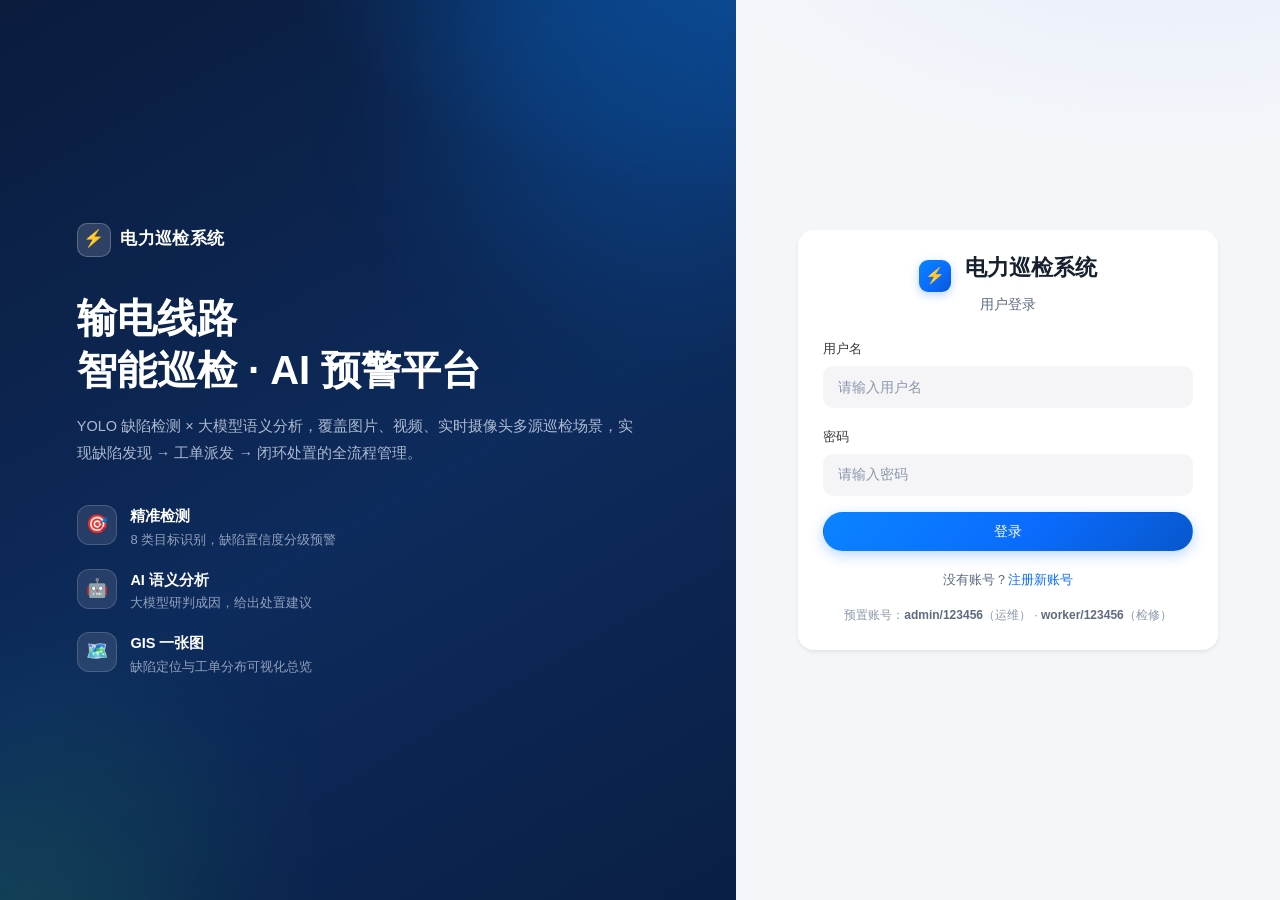
<file: templates/login.html>
<!DOCTYPE html>
<html lang="zh-CN">
<head>
    <meta charset="UTF-8">
    <meta name="viewport" content="width=device-width, initial-scale=1.0">
    <title>登录 - 电力巡检系统</title>
    <link href="https://cdn.jsdelivr.net/npm/bootstrap@5.3.3/dist/css/bootstrap.min.css" rel="stylesheet">
    <link rel="stylesheet" href="/static/css/style.css">
</head>
<body class="login-page">
<!-- 分栏布局：左侧品牌展示区 + 右侧登录表单区（仅视觉容器，功能元素 id/事件未改动） -->
<div class="auth-shell">
    <!-- 品牌展示区 -->
    <aside class="auth-hero">
        <div class="auth-hero-inner">
            <div class="auth-hero-brand"><span class="auth-hero-logo">⚡</span> 电力巡检系统</div>
            <h2 class="auth-hero-title">输电线路<br>智能巡检 · AI 预警平台</h2>
            <p class="auth-hero-desc">YOLO 缺陷检测 × 大模型语义分析，覆盖图片、视频、实时摄像头多源巡检场景，实现缺陷发现 → 工单派发 → 闭环处置的全流程管理。</p>
            <ul class="auth-hero-features">
                <li><span class="feature-dot">🎯</span><div><strong>精准检测</strong><small>8 类目标识别，缺陷置信度分级预警</small></div></li>
                <li><span class="feature-dot">🤖</span><div><strong>AI 语义分析</strong><small>大模型研判成因，给出处置建议</small></div></li>
                <li><span class="feature-dot">🗺️</span><div><strong>GIS 一张图</strong><small>缺陷定位与工单分布可视化总览</small></div></li>
            </ul>
        </div>
        <div class="auth-hero-glow g1"></div>
        <div class="auth-hero-glow g2"></div>
    </aside>

    <!-- 表单区 -->
    <main class="auth-panel">
        <div class="auth-panel-inner">
            <!-- 登录卡片 -->
            <div class="card shadow-sm" id="login-card">
                <div class="card-body p-4">
                    <h3 class="text-center mb-1 auth-card-title"><span class="auth-card-logo">⚡</span> 电力巡检系统</h3>
                    <h5 class="text-center text-muted mb-4 auth-card-sub">用户登录</h5>
                    <div id="login-error" class="alert alert-danger d-none"></div>
                    <div class="mb-3">
                        <label class="form-label">用户名</label>
                        <input type="text" id="login-username" class="form-control" placeholder="请输入用户名">
                    </div>
                    <div class="mb-3">
                        <label class="form-label">密码</label>
                        <input type="password" id="login-password" class="form-control" placeholder="请输入密码">
                    </div>
                    <button class="btn btn-primary w-100" onclick="doLogin()">登录</button>
                    <p class="text-center mt-3 mb-0">
                        <small>没有账号？<a href="#" onclick="showRegister()">注册新账号</a></small>
                    </p>
                    <p class="login-hint mt-3 mb-0">预置账号：<strong>admin/123456</strong>（运维） · <strong>worker/123456</strong>（检修）</p>
                </div>
            </div>

            <!-- 注册卡片 -->
            <div class="card shadow-sm d-none" id="register-card">
                <div class="card-body p-4">
                    <h3 class="text-center mb-1 auth-card-title"><span class="auth-card-logo">⚡</span> 电力巡检系统</h3>
                    <h5 class="text-center text-muted mb-4 auth-card-sub">注册新账号</h5>
                    <div id="reg-error" class="alert alert-danger d-none"></div>
                    <div class="mb-3">
                        <label class="form-label">用户名</label>
                        <input type="text" id="reg-username" class="form-control">
                    </div>
                    <div class="mb-3">
                        <label class="form-label">密码（至少4位，最长72字符）</label>
                        <input type="password" id="reg-password" class="form-control" minlength="4">
                    </div>
                    <div class="mb-3">
                        <label class="form-label">确认密码</label>
                        <input type="password" id="reg-password-confirm" class="form-control">
                        <div class="invalid-feedback" id="pwd-match-error">两次密码不一致</div>
                    </div>
                    <div class="mb-3">
                        <label class="form-label">姓名</label>
                        <input type="text" id="reg-fullname" class="form-control">
                    </div>
                    <div class="mb-3">
                        <label class="form-label">角色</label>
                        <select id="reg-role" class="form-select">
                            <option value="inspector">运维人员 (inspector)</option>
                            <option value="repairman">检修人员 (repairman)</option>
                        </select>
                    </div>
                    <button class="btn btn-success w-100" onclick="doRegister()">注册</button>
                    <p class="text-center mt-3 mb-0">
                        <small>已有账号？<a href="#" onclick="showLogin()">返回登录</a></small>
                    </p>
                </div>
            </div>
        </div>
    </main>
</div>
<script src="/static/js/common.js"></script>
<script src="/static/js/auth.js"></script>
</body>
</html>
</file>
<file: static/css/style.css>
/* ============================================================
   电力输电线路智能检测分析预警系统 - Apple 风格视觉层
   仅负责外观，不包含任何业务逻辑
   ============================================================ */

:root {
    --bg: #f4f6fa;
    --surface: #ffffff;
    --surface-2: #f8fafd;
    --text: #16202e;
    --text-2: #5d6b81;
    --text-3: #8a97ab;
    --border: #e6ebf2;
    --border-strong: #d3dbe6;
    --accent: #0a6cff;
    --accent-dark: #0857cc;
    --accent-deep: #063f96;
    --accent-tint: #eaf2ff;
    --brand-gradient: linear-gradient(135deg, #0a84ff 0%, #0a6cff 55%, #0857cc 100%);
    --green: #30b95d;
    --green-dark: #1d8a3a;
    --green-tint: #e4f9ea;
    --orange: #ff9500;
    --orange-dark: #b25000;
    --orange-tint: #fff1d6;
    --red: #ff3b30;
    --red-dark: #c22b23;
    --red-tint: #ffe5e3;
    --radius: 10px;
    --radius-lg: 16px;
    --radius-pill: 999px;
    --shadow-sm: 0 1px 2px rgba(22, 32, 46, 0.04), 0 2px 6px rgba(22, 32, 46, 0.05);
    --shadow-md: 0 12px 34px rgba(22, 32, 46, 0.09), 0 2px 8px rgba(22, 32, 46, 0.04);
    --shadow-lg: 0 24px 64px rgba(22, 32, 46, 0.14), 0 6px 18px rgba(22, 32, 46, 0.06);
    --font: -apple-system, BlinkMacSystemFont, "SF Pro Text", "PingFang SC", "Microsoft YaHei", "Segoe UI", sans-serif;
}

* {
    margin: 0;
    padding: 0;
    box-sizing: border-box;
}

html {
    -webkit-font-smoothing: antialiased;
    text-rendering: optimizeLegibility;
}

body {
    font-family: var(--font);
    background:
        radial-gradient(1200px 500px at 85% -10%, rgba(10, 108, 255, 0.05), transparent 60%),
        radial-gradient(900px 420px at -10% 30%, rgba(10, 132, 255, 0.04), transparent 55%),
        var(--bg);
    background-attachment: fixed;
    color: var(--text);
    line-height: 1.55;
    min-height: 100vh;
    letter-spacing: 0;
    font-size: 15px;
}

/* ---- 自定义滚动条（视觉层） ---- */
::-webkit-scrollbar {
    width: 10px;
    height: 10px;
}

::-webkit-scrollbar-track {
    background: transparent;
}

::-webkit-scrollbar-thumb {
    background: #c3ccda;
    border-radius: var(--radius-pill);
    border: 2px solid transparent;
    background-clip: content-box;
}

::-webkit-scrollbar-thumb:hover {
    background: #9fabc0;
    background-clip: content-box;
}

h1, h2, h3, h4, h5, h6 {
    color: var(--text);
    font-weight: 650;
    letter-spacing: 0;
}

a {
    color: var(--accent);
    text-decoration: none;
}

a:hover {
    color: var(--accent-dark);
    text-decoration: none;
}

/* ---- 页面骨架 ---- */
.container-fluid {
    padding-left: 1.5rem;
    padding-right: 1.5rem;
}

@media (min-width: 1440px) {
    body:not(.map-page) .container-fluid {
        max-width: 1440px;
        margin-left: auto;
        margin-right: auto;
    }
}

.page-header {
    display: flex;
    align-items: flex-end;
    justify-content: space-between;
    gap: 1rem;
    flex-wrap: wrap;
    margin-bottom: 1.25rem;
}

.page-title {
    font-size: 24px;
    font-weight: 700;
    margin: 0;
    line-height: 1.25;
}

.page-subtitle {
    display: block;
    font-size: 13px;
    color: var(--text-3);
    margin-top: 0.25rem;
}

/* 上传区右侧选项面板（视觉分组容器） */
.upload-options-panel {
    display: flex;
    flex-direction: column;
    gap: 0.65rem;
    background: var(--surface-2);
    border: 1px solid var(--border);
    border-radius: var(--radius-lg);
    padding: 0.85rem 1rem;
}

/* ---- 顶部导航 ---- */
.navbar {
    min-height: 58px;
    padding: 0.45rem 1.25rem;
    background: rgba(255, 255, 255, 0.74) !important;
    -webkit-backdrop-filter: saturate(180%) blur(20px);
    backdrop-filter: saturate(180%) blur(20px);
    border-bottom: 1px solid rgba(0, 0, 0, 0.08);
    box-shadow: 0 1px 0 rgba(255, 255, 255, 0.6) inset;
}

.navbar-dark.bg-dark {
    background: rgba(255, 255, 255, 0.74) !important;
    color: var(--text);
}

.navbar-brand {
    display: inline-flex;
    align-items: center;
    gap: 0.55rem;
    color: var(--text);
    font-size: 16px;
    font-weight: 650;
    letter-spacing: 0;
}

.navbar-brand:hover {
    color: var(--text);
}

.brand-mark {
    display: inline-flex;
    align-items: center;
    justify-content: center;
    width: 30px;
    height: 30px;
    border-radius: 9px;
    background: var(--brand-gradient);
    color: #fff;
    font-size: 15px;
    line-height: 1;
    box-shadow: 0 3px 10px rgba(10, 108, 255, 0.35);
}

.brand-version {
    color: var(--text-3);
    font-size: 12px;
    font-weight: 500;
    margin-left: 0.15rem;
}

.navbar-nav {
    gap: 0.2rem;
}

.navbar-nav .nav-link {
    color: #3a3a3c;
    font-size: 14px;
    font-weight: 500;
    border-radius: var(--radius);
    padding: 0.48rem 0.85rem;
    transition: background 0.18s ease, color 0.18s ease;
}

.navbar-nav .nav-link:hover {
    background: #f2f2f7;
    color: var(--text);
}

.navbar-nav .nav-link.active {
    background: var(--accent-tint);
    color: var(--accent);
    font-weight: 600;
}

/* GPU 状态徽章（玻璃胶囊） */
#gpu-badge {
    background: var(--green-tint) !important;
    color: var(--green-dark) !important;
    font-weight: 600;
    border: 1px solid rgba(48, 185, 93, 0.25);
}

.navbar-text {
    color: #3a3a3c;
    font-size: 13px;
    display: inline-flex;
    align-items: center;
    gap: 0.45rem;
}

.navbar .btn {
    margin-left: 0.35rem;
}

.navbar-toggler {
    border: 1px solid var(--border-strong);
    border-radius: var(--radius);
    box-shadow: none;
}

.navbar-toggler:focus {
    box-shadow: 0 0 0 3px rgba(0, 113, 227, 0.15);
}

.navbar-toggler-icon {
    filter: invert(0.65);
}

/* ---- 按钮 ---- */
.btn {
    display: inline-flex;
    align-items: center;
    justify-content: center;
    gap: 0.4rem;
    padding: 0.55rem 1.25rem;
    border-radius: var(--radius-pill);
    font-size: 14px;
    font-weight: 550;
    line-height: 1.4;
    border: 1px solid transparent;
    box-shadow: none;
    transition: background 0.18s ease, border-color 0.18s ease, color 0.18s ease, box-shadow 0.18s ease, transform 0.12s ease;
}

.btn:hover {
    transform: translateY(-1px);
}

.btn:active {
    transform: translateY(0);
}

.btn:focus-visible {
    box-shadow: 0 0 0 4px rgba(0, 113, 227, 0.18);
    outline: none;
}

.btn-primary {
    background: var(--accent);
    border-color: var(--accent);
    color: #fff;
}

.btn-primary:hover,
.btn-primary:focus {
    background: #0077ed;
    border-color: #0077ed;
    color: #fff;
}

.btn-primary:disabled,
.btn-primary.disabled {
    background: #b6d6f7;
    border-color: #b6d6f7;
    color: rgba(255, 255, 255, 0.9);
}

.btn-success {
    background: var(--green);
    border-color: var(--green);
    color: #fff;
}

.btn-success:hover,
.btn-success:focus {
    background: #2eb94f;
    border-color: #2eb94f;
    color: #fff;
}

.btn-danger {
    background: var(--red);
    border-color: var(--red);
    color: #fff;
}

.btn-danger:hover,
.btn-danger:focus {
    background: #f0271c;
    border-color: #f0271c;
    color: #fff;
}

.btn-warning {
    background: var(--orange);
    border-color: var(--orange);
    color: #fff;
}

.btn-warning:hover,
.btn-warning:focus {
    background: #ef9500;
    border-color: #ef9500;
    color: #fff;
}

.btn-secondary {
    background: #f2f2f7;
    border-color: #e8e8ed;
    color: var(--text);
}

.btn-secondary:hover,
.btn-secondary:focus {
    background: #e9e9ee;
    border-color: #d9d9de;
    color: var(--text);
}

.btn-outline-primary {
    color: var(--accent);
    border-color: #cfe2f8;
    background: transparent;
}

.btn-outline-primary:hover,
.btn-outline-primary:focus {
    background: var(--accent-tint);
    border-color: var(--accent);
    color: var(--accent);
}

.btn-outline-secondary {
    color: #515154;
    border-color: var(--border-strong);
    background: transparent;
}

.btn-outline-secondary:hover,
.btn-outline-secondary:focus {
    background: #f2f2f7;
    border-color: #b8b8bd;
    color: var(--text);
}

.btn-outline-success {
    color: var(--green-dark);
    border-color: #b8e6c5;
    background: transparent;
}

.btn-outline-success:hover,
.btn-outline-success:focus {
    background: var(--green-tint);
    border-color: var(--green);
    color: var(--green-dark);
}

.btn-outline-danger {
    color: var(--red-dark);
    border-color: #ffc1bd;
    background: transparent;
}

.btn-outline-danger:hover,
.btn-outline-danger:focus {
    background: var(--red-tint);
    border-color: var(--red);
    color: var(--red-dark);
}

.btn-outline-info {
    color: #0071a4;
    border-color: #b9def2;
    background: transparent;
}

.btn-outline-info:hover,
.btn-outline-info:focus {
    background: #e5f4ff;
    border-color: #4bb3e8;
    color: #0071a4;
}

.btn-outline-warning {
    color: var(--orange-dark);
    border-color: #ffd28a;
    background: transparent;
}

.btn-outline-warning:hover,
.btn-outline-warning:focus {
    background: var(--orange-tint);
    border-color: var(--orange);
    color: var(--orange-dark);
}

.btn-outline-light {
    color: #3a3a3c;
    border-color: var(--border-strong);
    background: transparent;
}

.btn-outline-light:hover,
.btn-outline-light:focus {
    background: #f2f2f7;
    border-color: #b8b8bd;
    color: var(--text);
}

.btn-sm {
    padding: 0.35rem 0.8rem;
    font-size: 13px;
    border-radius: var(--radius-pill);
}

.btn-lg {
    padding: 0.75rem 1.6rem;
    font-size: 15px;
}

.btn:disabled {
    opacity: 0.65;
    transform: none;
}

/* ---- 卡片 ---- */
.card {
    background: var(--surface);
    border: 1px solid var(--border);
    border-radius: var(--radius-lg);
    box-shadow: var(--shadow-sm);
    margin-bottom: 1.25rem;
}

.card-body {
    padding: 1.35rem 1.4rem;
}

.card-header {
    display: flex;
    align-items: center;
    justify-content: space-between;
    gap: 0.75rem;
    background: transparent;
    border-bottom: 1px solid var(--border);
    padding: 1rem 1.4rem;
}

/* 卡片标题左侧品牌竖条，强化信息层级 */
.card-header h5::before,
.card-body > h5:first-child::before,
.card > h5:first-child::before {
    content: '';
    display: inline-block;
    width: 4px;
    height: 15px;
    border-radius: var(--radius-pill);
    background: var(--brand-gradient);
    margin-right: 0.6rem;
    vertical-align: -2px;
}

.card-header h5,
.card-header h6 {
    margin: 0;
}

.card .card-body h5,
.card .card-body > h5 {
    font-size: 16px;
    font-weight: 650;
    margin-bottom: 0.85rem;
}

.card .card-body h6 {
    font-size: 14px;
    font-weight: 600;
    margin-bottom: 0.5rem;
}

.card-body .text-muted,
.card-body small {
    color: var(--text-2) !important;
}

/* ---- 表单 ---- */
.form-label {
    font-size: 13px;
    font-weight: 550;
    color: #3a3a3c;
    margin-bottom: 0.4rem;
}

.form-control,
.form-select {
    background: #f5f5f7;
    border: 1px solid transparent;
    border-radius: 10px;
    padding: 0.6rem 0.9rem;
    font-size: 14px;
    color: var(--text);
    box-shadow: none;
    transition: background 0.18s ease, border-color 0.18s ease, box-shadow 0.18s ease;
}

.form-control::placeholder {
    color: var(--text-3);
}

.form-control:hover,
.form-select:hover {
    background: #efeff3;
}

.form-control:focus,
.form-select:focus {
    background: #fff;
    border-color: var(--accent);
    box-shadow: 0 0 0 4px rgba(0, 113, 227, 0.12);
    color: var(--text);
}

.form-select {
    padding-right: 2.2rem;
}

.form-check {
    display: flex;
    align-items: center;
    gap: 0.5rem;
    min-height: auto;
    padding-left: 0;
    margin-bottom: 0;
}

.form-check-input {
    width: 1.1rem;
    height: 1.1rem;
    margin: 0;
    border: 1px solid #c7c7cc;
    border-radius: 5px;
    background-color: #fff;
    transition: background 0.15s ease, border-color 0.15s ease, box-shadow 0.15s ease;
}

.form-check-input:focus {
    border-color: var(--accent);
    box-shadow: 0 0 0 3px rgba(0, 113, 227, 0.15);
}

.form-check-input:checked {
    background-color: var(--accent);
    border-color: var(--accent);
}

.form-check-label {
    font-size: 14px;
    color: #3a3a3c;
    cursor: pointer;
}

.form-switch {
    padding-left: 2.8rem;
}

.form-switch .form-check-input {
    width: 2.2rem;
    height: 1.25rem;
    border-radius: var(--radius-pill);
    background-image: url("data:image/svg+xml,%3csvg xmlns='http://www.w3.org/2000/svg' viewBox='-4 -4 8 8'%3e%3ccircle r='3' fill='%23fff'/%3e%3c/svg%3e");
    background-position: left center;
}

.form-switch .form-check-input:checked {
    background-position: right center;
    background-color: var(--green);
    border-color: var(--green);
}

.invalid-feedback {
    font-size: 12px;
}

/* ---- 徽章 ---- */
.badge {
    display: inline-flex;
    align-items: center;
    gap: 0.3rem;
    padding: 0.32em 0.7em;
    border-radius: var(--radius-pill);
    font-size: 0.75rem;
    font-weight: 600;
    line-height: 1.4;
    letter-spacing: 0;
}

.badge.bg-secondary {
    background: #e8e8ed !important;
    color: #636366 !important;
}

.badge.bg-warning {
    background: var(--orange-tint) !important;
    color: var(--orange-dark) !important;
}

.badge.bg-primary {
    background: var(--accent-tint) !important;
    color: var(--accent) !important;
}

.badge.bg-success {
    background: var(--green-tint) !important;
    color: var(--green-dark) !important;
}

.badge.bg-danger {
    background: var(--red-tint) !important;
    color: var(--red-dark) !important;
}

.badge.bg-info {
    background: #e5f4ff !important;
    color: #0071a4 !important;
}

.badge.bg-light {
    background: #f2f2f7 !important;
    color: #3a3a3c !important;
}

/* ---- 提示条 ---- */
.alert {
    background: var(--surface);
    border: 1px solid var(--border);
    border-radius: var(--radius);
    color: var(--text);
    box-shadow: var(--shadow-sm);
    font-size: 14px;
}

.alert-danger {
    background: #fff7f7;
    border-color: #ffd5d3;
    color: #a3261e;
}

.alert-warning {
    background: #fffaf0;
    border-color: #ffe2aa;
    color: #8a5200;
}

.alert-info {
    background: #f3f9ff;
    border-color: #cfe5ff;
    color: #0060a8;
}

.alert-light {
    background: var(--surface-2);
    border-color: var(--border);
    color: var(--text);
}

/* ---- 表格 ---- */
.table {
    --bs-table-bg: transparent;
    color: var(--text);
    font-size: 14px;
    margin-bottom: 0;
}

.table > :not(caption) > * > * {
    background: transparent;
    border-bottom-width: 1px;
    border-bottom-color: var(--border);
    box-shadow: none;
}

.table thead th {
    color: var(--text-2);
    font-size: 12px;
    font-weight: 600;
    background: var(--surface-2);
    border-bottom: 1px solid var(--border-strong);
    padding: 0.8rem 0.85rem;
    white-space: nowrap;
    letter-spacing: 0.02em;
    text-transform: none;
}

.table thead th:first-child {
    border-top-left-radius: var(--radius);
}

.table thead th:last-child {
    border-top-right-radius: var(--radius);
}

.table td {
    padding: 0.75rem 0.85rem;
    vertical-align: middle;
}

.table-hover > tbody > tr:hover > * {
    background: #f4f8ff;
    color: var(--text);
}

.table-sm > :not(caption) > * > * {
    padding: 0.55rem 0.7rem;
}

.table .btn-sm {
    margin-right: 0.25rem;
}

/* ---- 分段控件 ---- */
#main-tabs.nav-tabs,
#period-btns {
    display: inline-flex;
    align-items: center;
    gap: 4px;
    padding: 4px;
    margin: 0;
    background: rgba(0, 0, 0, 0.045);
    border: 0;
    border-radius: 12px;
}

#main-tabs .nav-link {
    border: 0;
    border-radius: var(--radius);
    margin: 0;
    padding: 0.5rem 1.1rem;
    font-size: 14px;
    font-weight: 500;
    color: #3a3a3c;
    background: transparent;
    transition: background 0.18s ease, color 0.18s ease, box-shadow 0.18s ease;
}

#main-tabs .nav-link:hover {
    color: var(--text);
    background: rgba(255, 255, 255, 0.5);
}

#main-tabs .nav-link.active {
    background: #fff;
    color: var(--text);
    font-weight: 600;
    box-shadow: var(--shadow-sm);
}

#period-btns .btn {
    border: 0;
    border-radius: var(--radius);
    background: transparent;
    color: #3a3a3c;
    font-weight: 500;
    padding: 0.45rem 1rem;
    box-shadow: none;
}

#period-btns .btn:hover {
    background: rgba(255, 255, 255, 0.5);
    color: var(--text);
    transform: none;
}

#period-btns .btn.active {
    background: #fff;
    color: var(--accent);
    font-weight: 600;
    box-shadow: var(--shadow-sm);
}

.tab-panel {
    display: none;
}

.tab-panel.active {
    display: block;
}

/* ---- 仪表盘 ---- */
#stat-cards .card {
    border-top: 3px solid var(--border);
    padding: 1.2rem 1.25rem 1rem;
    text-align: center;
    height: 100%;
}

#stat-cards .col-md-3:nth-child(1) .card {
    border-top-color: #a1a1a6;
}

#stat-cards .col-md-3:nth-child(2) .card {
    border-top-color: var(--orange);
}

#stat-cards .col-md-3:nth-child(3) .card {
    border-top-color: var(--accent);
}

#stat-cards .col-md-3:nth-child(4) .card {
    border-top-color: var(--green);
}

#stat-cards h6 {
    font-size: 12px;
    font-weight: 600;
    color: var(--text-2);
    margin-bottom: 0.35rem;
}

#stat-cards h2 {
    font-size: 34px;
    font-weight: 700;
    font-variant-numeric: tabular-nums;
    color: var(--text) !important;
    line-height: 1.15;
    margin: 0;
}

#chart-trend,
#chart-pie {
    border-radius: var(--radius);
    /* 空数据时的淡网格底纹，让空白图表区域不显突兀 */
    background:
        linear-gradient(rgba(22, 32, 46, 0.028) 1px, transparent 1px),
        linear-gradient(90deg, rgba(22, 32, 46, 0.028) 1px, transparent 1px);
    background-size: 28px 28px;
}

/* ---- 上传区 ---- */
.upload-row {
    display: flex;
    gap: 1rem;
    align-items: flex-start;
}

.upload-area {
    flex: 1;
    min-height: 170px;
    display: flex;
    align-items: center;
    justify-content: center;
    border: 1.5px dashed #b9c6dd;
    border-radius: var(--radius-lg);
    padding: 1.5rem;
    background:
        radial-gradient(500px 160px at 50% 0%, rgba(10, 108, 255, 0.04), transparent 70%),
        var(--surface-2);
    text-align: center;
    cursor: pointer;
    transition: border-color 0.2s ease, background 0.2s ease, box-shadow 0.2s ease, transform 0.2s ease;
}

.upload-area:hover,
.upload-area.dragover {
    border-color: var(--accent);
    background: var(--accent-tint);
    box-shadow: 0 0 0 4px rgba(10, 108, 255, 0.08), var(--shadow-sm);
    transform: translateY(-1px);
}

.upload-icon {
    display: inline-flex;
    align-items: center;
    justify-content: center;
    width: 58px;
    height: 58px;
    border-radius: 18px;
    background: #fff;
    box-shadow: var(--shadow-sm), 0 0 0 1px var(--border);
    font-size: 28px;
    line-height: 1;
    margin-bottom: 0.8rem;
}

.upload-area:hover .upload-icon,
.upload-area.dragover .upload-icon {
    transform: translateY(-3px) scale(1.04);
    box-shadow: var(--shadow-md), 0 0 0 1px rgba(10, 108, 255, 0.25);
    transition: transform 0.2s ease, box-shadow 0.2s ease;
}

.upload-placeholder p {
    margin: 0.15rem 0;
    color: var(--text-2);
    font-size: 14px;
}

.hint {
    font-size: 11px;
    color: var(--text-3);
}

.upload-actions {
    display: flex;
    flex-direction: column;
    gap: 0.8rem;
    justify-content: center;
    min-width: 160px;
}

/* ---- 进度条 ---- */
.progress {
    height: 6px;
    background: #efeff3;
    border-radius: var(--radius-pill);
    overflow: hidden;
    margin-top: 0.85rem;
}

.progress-bar {
    background: var(--accent);
    border-radius: var(--radius-pill);
}

.progress-bar-striped {
    background-image: linear-gradient(45deg, rgba(255, 255, 255, 0.15) 25%, transparent 25%, transparent 50%, rgba(255, 255, 255, 0.15) 50%, rgba(255, 255, 255, 0.15) 75%, transparent 75%, transparent);
}

/* ---- 批量结果网格 ---- */
.batch-grid {
    display: grid;
    grid-template-columns: repeat(auto-fill, minmax(300px, 1fr));
    gap: 1rem;
    margin-top: 1rem;
}

.batch-card {
    background: var(--surface);
    border: 1px solid var(--border);
    border-radius: var(--radius);
    box-shadow: var(--shadow-sm);
    overflow: hidden;
    cursor: pointer;
    transition: box-shadow 0.2s ease, transform 0.2s ease, border-color 0.2s ease;
}

.batch-card:hover {
    box-shadow: var(--shadow-md);
    transform: translateY(-2px);
    border-color: #d8d8dd;
}

.batch-card-img {
    width: 100%;
    height: 190px;
    aspect-ratio: 16 / 10;
    object-fit: contain;
    background: #0d0d12;
    display: block;
}

.batch-card-info {
    padding: 0.9rem 1rem 1rem;
}

.batch-card-info h6 {
    font-size: 14px;
    font-weight: 600;
    margin-bottom: 0.3rem;
    white-space: nowrap;
    overflow: hidden;
    text-overflow: ellipsis;
}

.batch-card-info small {
    color: var(--text-2);
    font-size: 12px;
}

/* ---- 严重度标签 ---- */
.severity-tag {
    display: inline-flex;
    align-items: center;
    padding: 0.22rem 0.7rem;
    border-radius: var(--radius-pill);
    font-size: 12px;
    font-weight: 600;
    line-height: 1.5;
}

.severity-紧急 {
    background: var(--red-tint);
    color: var(--red-dark);
}

.severity-严重 {
    background: var(--orange-tint);
    color: var(--orange-dark);
}

.severity-一般 {
    background: var(--green-tint);
    color: var(--green-dark);
}

.severity-未知 {
    background: #f2f2f7;
    color: var(--text-3);
}

/* ---- 详情与结果区块 ---- */
.detail-header {
    display: flex;
    justify-content: space-between;
    align-items: center;
    gap: 1rem;
    margin-bottom: 1rem;
}

.detail-layout {
    display: grid;
    grid-template-columns: 1fr 1fr;
    gap: 1.25rem;
}

.detail-layout img {
    width: 100%;
    max-height: 450px;
    object-fit: contain;
    background: #0d0d12;
    border-radius: var(--radius);
}

.result-block {
    border: 1px solid var(--border);
    border-radius: var(--radius);
    padding: 0.85rem 1rem;
    margin-top: 0.8rem;
    background: var(--surface-2);
}

.result-block h6 {
    margin-bottom: 0.45rem;
    font-weight: 650;
    font-size: 13px;
}

.result-block p {
    margin-bottom: 0.35rem;
    font-size: 13px;
}

.ai-report {
    border-left: 3px solid var(--accent);
}

.fallback-report {
    border-left: 3px solid var(--orange);
}

/* ---- 记录详情弹窗 ---- */
.detail-modal-layout {
    display: flex;
    flex-direction: column;
    gap: 1rem;
}

.detail-summary {
    background: var(--surface-2);
    border: 1px solid var(--border);
    border-radius: var(--radius);
    padding: 1rem 1.1rem 0.9rem;
}

.detail-summary-head {
    display: flex;
    align-items: center;
    gap: 0.55rem;
    flex-wrap: wrap;
    margin-bottom: 0.8rem;
}

.detail-record-id {
    font-size: 17px;
    font-weight: 700;
    color: var(--text);
    line-height: 1.3;
}

.detail-source-type {
    display: inline-flex;
    align-items: center;
    padding: 0.18rem 0.6rem;
    border-radius: var(--radius-pill);
    background: #ececf1;
    color: #515154;
    font-size: 12px;
    font-weight: 600;
}

.detail-facts {
    display: grid;
    grid-template-columns: repeat(3, minmax(0, 1fr));
    gap: 0.7rem 1rem;
}

.detail-fact {
    min-width: 0;
}

.detail-fact-label {
    display: block;
    font-size: 11px;
    font-weight: 600;
    color: var(--text-3);
    margin-bottom: 0.15rem;
}

.detail-fact-value {
    display: block;
    font-size: 13px;
    font-weight: 550;
    color: var(--text);
    white-space: nowrap;
    overflow: hidden;
    text-overflow: ellipsis;
}

.gps-source {
    display: inline-flex;
    align-items: center;
    padding: 0.1rem 0.45rem;
    border-radius: var(--radius-pill);
    background: var(--accent-tint);
    color: var(--accent);
    font-size: 10px;
    font-weight: 600;
    margin-left: 0.3rem;
}

.detail-image-shell {
    background: #0d0d12;
    border: 1px solid #2a2a32;
    border-radius: var(--radius);
    overflow: hidden;
    min-height: 240px;
    display: flex;
    align-items: center;
    justify-content: center;
}

.detail-image {
    width: 100%;
    max-height: 480px;
    object-fit: contain;
    display: block;
}

.detail-image-empty {
    color: #8a8a93;
    font-size: 13px;
    padding: 3rem 1rem;
    text-align: center;
}

.detail-section {
    background: var(--surface-2);
}

.detail-section h6 {
    display: flex;
    align-items: center;
    justify-content: space-between;
    gap: 0.6rem;
}

.detail-count {
    display: inline-flex;
    align-items: center;
    padding: 0.12rem 0.5rem;
    border-radius: var(--radius-pill);
    background: #ececf1;
    color: #636366;
    font-size: 11px;
    font-weight: 600;
}

.detail-detection-list {
    list-style: none;
    margin: 0;
    padding: 0;
}

.detail-detection-list li {
    display: flex;
    align-items: baseline;
    gap: 0.5rem;
    flex-wrap: wrap;
    padding: 0.42rem 0;
    border-bottom: 1px solid var(--border);
}

.detail-detection-list li:last-child {
    border-bottom: 0;
}

.detect-name {
    font-weight: 600;
    font-size: 13px;
    color: var(--text);
}

.detect-conf {
    font-size: 12px;
    font-weight: 600;
    color: var(--accent);
}

.detect-box {
    font-family: var(--font);
    font-size: 11px;
    color: var(--text-3);
    white-space: nowrap;
}

.detail-kv {
    display: grid;
    gap: 0.55rem;
    margin: 0.55rem 0 0;
}

.detail-kv > div {
    display: grid;
    grid-template-columns: 64px minmax(0, 1fr);
    gap: 0.75rem;
}

.detail-kv dt {
    color: var(--text-3);
    font-size: 12px;
    font-weight: 600;
    padding-top: 0.1rem;
}

.detail-kv dd {
    margin: 0;
    font-size: 13px;
    color: var(--text);
    line-height: 1.6;
    min-width: 0;
    overflow-wrap: anywhere;
}

.detail-status {
    display: inline-flex;
    align-items: center;
    padding: 0.16rem 0.55rem;
    border-radius: var(--radius-pill);
    font-size: 11px;
    font-weight: 600;
}

.detail-status.is-abnormal {
    background: var(--red-tint);
    color: var(--red-dark);
}

.detail-status.is-normal {
    background: var(--green-tint);
    color: var(--green-dark);
}

#detail-modal .modal-content {
    overflow: hidden;
}

#detail-modal .modal-header {
    background: var(--surface-2);
}

/* ---- 弹窗内容分区 ---- */
.modal-section {
    background: var(--surface-2);
    border: 1px solid var(--border);
    border-radius: var(--radius);
    padding: 1rem 1.1rem;
    margin-bottom: 1rem;
}

.modal-section-title {
    display: flex;
    align-items: center;
    gap: 0.5rem;
    font-size: 13px;
    font-weight: 650;
    color: var(--text);
    margin-bottom: 0.8rem;
}

.modal-section-title .section-step {
    display: inline-flex;
    align-items: center;
    justify-content: center;
    width: 22px;
    height: 22px;
    border-radius: 50%;
    background: var(--accent-tint);
    color: var(--accent);
    font-size: 11px;
    font-weight: 700;
}

/* ---- 派发工单弹窗 ---- */
.dispatch-preview {
    display: grid;
    grid-template-columns: 1fr 1fr;
    gap: 1rem;
    align-items: flex-start;
    margin-bottom: 1rem;
}

.dispatch-details-grid {
    display: grid;
    grid-template-columns: 1.05fr 1fr;
    gap: 1.1rem;
}

.dispatch-details-grid > div {
    min-width: 0;
}

.dispatch-image-shell {
    background: #0d0d12;
    border: 1px solid #2a2a32;
    border-radius: var(--radius);
    overflow: hidden;
    min-height: 180px;
    display: flex;
    align-items: center;
    justify-content: center;
}

#dispatch-img {
    display: block;
    width: 100%;
    max-height: 280px;
    object-fit: contain;
}

.dispatch-summary-body .detail-kv {
    margin-top: 0.4rem;
    max-height: 300px;
    overflow-y: auto;
    padding-right: 0.35rem;
}

.dispatch-summary-body .detail-kv > div:first-child dd {
    max-height: 118px;
    overflow-y: auto;
    padding-right: 0.35rem;
}

.dispatch-map {
    width: 100%;
    height: 220px;
    border-radius: 10px;
    border: 1px solid var(--border);
    z-index: 1;
}

/* ---- GPS 地图点选弹窗 ---- */
.gps-modal-body {
    display: flex;
    flex-direction: column;
    gap: 0.9rem;
}

.gps-hint {
    display: flex;
    align-items: center;
    gap: 0.45rem;
    padding: 0.6rem 0.8rem;
    background: var(--accent-tint);
    color: var(--accent);
    border-radius: var(--radius);
    font-size: 13px;
    font-weight: 550;
}

.gps-mini-map {
    width: 100%;
    height: 320px;
    border-radius: 10px;
    border: 1px solid var(--border);
    overflow: hidden;
}

.gps-inputs {
    display: grid;
    grid-template-columns: 1fr 1fr;
    gap: 0.9rem;
}

.gps-source-hint {
    color: var(--text-2);
    font-size: 12px;
}

/* ---- 删除确认弹窗 ---- */
.delete-confirm-body {
    display: flex;
    flex-direction: column;
    align-items: center;
    text-align: center;
    gap: 1rem;
    padding-top: 1.25rem;
}

.delete-warning-icon {
    width: 56px;
    height: 56px;
    border-radius: 50%;
    background: var(--red-tint);
    color: var(--red-dark);
    display: flex;
    align-items: center;
    justify-content: center;
    font-size: 24px;
}

.delete-confirm-title {
    font-size: 16px;
    font-weight: 650;
    color: var(--text);
    margin: 0;
}

.delete-record-card {
    width: 100%;
    background: var(--surface-2);
    border: 1px solid var(--border);
    border-radius: var(--radius);
    padding: 0.75rem 1rem;
    text-align: left;
}

.delete-record-row {
    display: flex;
    justify-content: space-between;
    gap: 1rem;
    padding: 0.35rem 0;
    font-size: 13px;
}

.delete-record-row span {
    color: var(--text-2);
    flex-shrink: 0;
}

.delete-record-row strong {
    font-weight: 600;
    text-align: right;
    overflow-wrap: anywhere;
}

.delete-danger-note {
    display: flex;
    align-items: flex-start;
    gap: 0.45rem;
    color: var(--red-dark);
    font-size: 13px;
    font-weight: 550;
    text-align: left;
    background: var(--red-tint);
    padding: 0.7rem 0.8rem;
    border-radius: var(--radius);
    width: 100%;
}

/* ---- 工单详情弹窗 ---- */
.order-detail-hero {
    background: var(--surface-2);
    border: 1px solid var(--border);
    border-radius: var(--radius);
    padding: 1rem 1.1rem;
    margin-bottom: 1rem;
}

.order-detail-head {
    display: flex;
    align-items: flex-start;
    justify-content: space-between;
    gap: 0.75rem;
    margin-bottom: 0.8rem;
}

.order-detail-head h5 {
    font-size: 17px;
    font-weight: 700;
    margin: 0;
    line-height: 1.35;
    min-width: 0;
}

.order-detail-facts {
    display: grid;
    grid-template-columns: repeat(2, minmax(0, 1fr));
    gap: 0.55rem 1.2rem;
}

.order-detail-fact {
    display: flex;
    gap: 0.6rem;
    font-size: 13px;
    min-width: 0;
}

.order-detail-fact > span:first-child {
    color: var(--text-3);
    font-size: 12px;
    font-weight: 600;
    min-width: 64px;
    flex-shrink: 0;
}

.order-detail-fact > span:last-child {
    color: var(--text);
    font-weight: 550;
    overflow-wrap: anywhere;
}

.order-detail-desc {
    margin-top: 0.8rem;
    font-size: 13px;
    color: var(--text);
    line-height: 1.65;
}

.order-remark {
    display: flex;
    gap: 0.5rem;
    align-items: flex-start;
    margin-top: 0.8rem;
    font-size: 13px;
    color: var(--text);
    background: #f3f9ff;
    border: 1px solid #cfe5ff;
    border-radius: var(--radius);
    padding: 0.65rem 0.8rem;
    line-height: 1.6;
}

.order-images {
    display: grid;
    grid-template-columns: 1fr 1fr;
    gap: 1rem;
    margin-bottom: 1rem;
}

.order-image-card {
    background: var(--surface-2);
    border: 1px solid var(--border);
    border-radius: var(--radius);
    padding: 0.8rem;
}

.order-image-title {
    font-size: 13px;
    font-weight: 650;
    margin-bottom: 0.6rem;
    color: var(--text);
}

.order-image-shell {
    background: #0d0d12;
    border-radius: var(--radius);
    overflow: hidden;
}

.order-image-shell img {
    display: block;
    width: 100%;
    max-height: 340px;
    object-fit: contain;
    cursor: zoom-in;
}

.order-log-section {
    margin-top: 1rem;
}

/* ---- 视频详情弹窗 ---- */
.video-detail-summary {
    margin-bottom: 1rem;
}

.video-meta-stats {
    display: grid;
    grid-template-columns: repeat(4, minmax(0, 1fr));
    gap: 0.8rem;
}

.video-meta-stat {
    background: var(--surface-2);
    border: 1px solid var(--border);
    border-radius: var(--radius);
    padding: 0.8rem 1rem;
    min-width: 0;
}

.video-meta-stat > span {
    display: block;
    font-size: 11px;
    color: var(--text-3);
    font-weight: 600;
    margin-bottom: 0.25rem;
}

.video-meta-stat > strong {
    display: block;
    font-size: 20px;
    font-weight: 700;
    color: var(--text);
    font-variant-numeric: tabular-nums;
    line-height: 1.2;
}

.video-meta-stat .severity-tag {
    margin-top: 0.2rem;
}

.video-detail-toolbar {
    align-items: center;
}

.detail-kv dd ul {
    margin: 0.2rem 0 0;
    padding-left: 1.15rem;
}

.detail-kv dd li {
    font-size: 13px;
    color: var(--text);
    margin-bottom: 0.25rem;
}

@media (max-width: 768px) {
    .detail-layout {
        grid-template-columns: 1fr;
    }
}

/* ---- 视频对比 ---- */
.video-compare {
    display: grid;
    grid-template-columns: 1fr 1fr;
    gap: 1.25rem;
}

@media (max-width: 900px) {
    .video-compare {
        grid-template-columns: 1fr;
    }
}

/* ---- 时间线 ---- */
.ai-timeline,
.order-timeline {
    position: relative;
    padding-left: 26px;
}

.ai-timeline::before,
.order-timeline::before {
    content: '';
    position: absolute;
    left: 9px;
    top: 0;
    bottom: 0;
    width: 2px;
    background: var(--border);
    border-radius: var(--radius-pill);
}

.timeline-item,
.timeline-entry {
    position: relative;
    padding: 0.65rem 0 0.65rem 24px;
    border-bottom: 1px solid #f2f2f5;
}

.timeline-item:hover {
    background: #f8fafd;
}

.timeline-item::before,
.timeline-entry::before {
    content: '';
    position: absolute;
    left: -18px;
    top: 16px;
    width: 10px;
    height: 10px;
    border-radius: 50%;
    background: var(--accent);
    box-shadow: 0 0 0 3px var(--accent-tint);
}

.timeline-item.severity-紧急::before,
.timeline-entry.action-rejected::before {
    background: var(--red);
    box-shadow: 0 0 0 3px var(--red-tint);
}

.timeline-item.severity-严重::before {
    background: var(--orange);
    box-shadow: 0 0 0 3px var(--orange-tint);
}

.timeline-entry.action-approved::before,
.timeline-entry.action-closed::before {
    background: var(--green);
    box-shadow: 0 0 0 3px var(--green-tint);
}

.timeline-entry.action-deleted::before {
    background: #1d1d1f;
    box-shadow: 0 0 0 3px #ececf1;
}

.timeline-time {
    font-size: 11px;
    color: var(--text-2);
}

.timeline-desc,
.timeline-content {
    font-size: 13px;
    color: var(--text);
    margin-top: 0.15rem;
}

.timeline-action {
    font-size: 13px;
    font-weight: 600;
}

/* ---- 摄像头 ---- */
.camera-controls {
    display: flex;
    align-items: center;
}

.camera-layout {
    display: grid;
    grid-template-columns: 1fr 1fr;
    gap: 1rem;
    margin-bottom: 1rem;
}

@media (max-width: 900px) {
    .camera-layout {
        grid-template-columns: 1fr;
    }
}

.camera-panel {
    background: var(--surface);
    border: 1px solid var(--border);
    border-radius: var(--radius);
    padding: 0.9rem;
    box-shadow: var(--shadow-sm);
}

.camera-log {
    max-height: 280px;
    overflow-y: auto;
    font-size: 13px;
}

.camera-log .log-item {
    padding: 0.5rem 0.6rem;
    border-bottom: 1px solid var(--border);
    display: flex;
    justify-content: space-between;
    align-items: center;
    gap: 0.6rem;
}

.camera-log .log-item:nth-child(odd) {
    background: var(--surface-2);
}

.log-time {
    font-size: 11px;
    color: var(--text-2);
}

.log-class {
    font-weight: 600;
}

.log-conf {
    color: var(--accent);
    font-size: 12px;
}

/* ---- 工具行 ---- */
.toolbar-row {
    display: flex;
    align-items: center;
    gap: 0.75rem;
    flex-wrap: wrap;
    margin-bottom: 1rem;
    background: var(--surface-2);
    border: 1px solid var(--border);
    border-radius: var(--radius-lg);
    padding: 0.75rem 1rem;
}

.toolbar-row .form-select {
    width: auto;
    min-width: 150px;
}

#history-filter {
    width: 96px;
    min-width: 96px;
    flex: 0 0 auto;
    margin-right: 1.2rem;
}

/* ---- 历史表格辅助 ---- */
.alert-badge {
    display: inline-flex;
    align-items: center;
    padding: 0.18rem 0.6rem;
    border-radius: var(--radius-pill);
    font-size: 11px;
    font-weight: 600;
}

.alert-badge.critical,
.alert-badge.warning {
    background: var(--orange-tint);
    color: var(--orange-dark);
}

.alert-badge.none {
    background: var(--green-tint);
    color: var(--green-dark);
}

/* ---- 分页 ---- */
.pagination {
    display: flex;
    gap: 0.4rem;
    justify-content: center;
    margin-top: 1rem;
}

.pagination button {
    min-width: 34px;
    padding: 0.4rem 0.7rem;
    border: 1px solid var(--border);
    background: #fff;
    border-radius: var(--radius);
    cursor: pointer;
    font-size: 13px;
    color: var(--text);
    transition: background 0.15s ease, border-color 0.15s ease, color 0.15s ease;
}

.pagination button:hover {
    background: #f2f2f7;
}

.pagination button.active {
    background: var(--accent);
    color: #fff;
    border-color: var(--accent);
}

.pagination button:disabled {
    opacity: 0.4;
    cursor: not-allowed;
}

/* ---- 弹窗 ---- */
.modal:not(.show) {
    display: none !important;
    pointer-events: none !important;
}

.modal-backdrop:not(.show) {
    display: none !important;
    pointer-events: none !important;
}

.modal-backdrop.show {
    opacity: 0.3;
}

.modal-dialog {
    pointer-events: auto;
}

.modal-content {
    background: var(--surface);
    border: 1px solid var(--border);
    border-radius: var(--radius-lg);
    box-shadow: var(--shadow-lg);
    overflow: hidden;
}

/* 弹窗出现动画（视觉增强，不改变 Bootstrap 显隐逻辑） */
.modal.fade .modal-dialog {
    transform: translateY(14px) scale(0.985);
    transition: transform 0.24s cubic-bezier(0.2, 0.9, 0.3, 1.2), opacity 0.2s ease;
}

.modal.show .modal-dialog {
    transform: translateY(0) scale(1);
}

.modal-header {
    display: flex;
    justify-content: space-between;
    align-items: center;
    gap: 0.75rem;
    padding: 1rem 1.5rem;
    border-bottom: 1px solid var(--border);
    background: var(--surface-2);
}

.modal-header h5::before,
.modal-header h6::before {
    content: '';
    display: inline-block;
    width: 4px;
    height: 15px;
    border-radius: var(--radius-pill);
    background: var(--brand-gradient);
    margin-right: 0.6rem;
    vertical-align: -2px;
}

.modal-header h5,
.modal-header h6 {
    display: flex;
    align-items: center;
    gap: 0.5rem;
    font-size: 16px;
    font-weight: 650;
    margin: 0;
}

/* 图片放大弹窗保持深色，不加装饰条 */
#imageZoomModal .modal-header {
    background: transparent;
}

#imageZoomModal .modal-header h5::before {
    display: none;
}

.modal-body {
    padding: 1.5rem;
    overflow-y: auto;
    flex: 1;
}

.modal-footer {
    display: flex;
    justify-content: flex-end;
    align-items: center;
    gap: 0.6rem;
    padding: 1rem 1.5rem;
    border-top: 1px solid var(--border);
}

.btn-close {
    background: transparent;
    border: none;
    border-radius: var(--radius-pill);
    font-size: 16px;
    width: 30px;
    height: 30px;
    line-height: 1;
    color: var(--text-2);
    opacity: 1;
    transition: background 0.15s ease, color 0.15s ease;
}

.btn-close:hover {
    color: var(--text);
    background: #f2f2f7;
}

/* ---- Toast ---- */
.alert-toast {
    position: fixed;
    top: 76px;
    right: 20px;
    z-index: 3000;
    display: flex;
    flex-direction: column;
    gap: 0.6rem;
    pointer-events: none;
}

.toast-item {
    pointer-events: auto;
    min-width: 220px;
    max-width: 420px;
    padding: 0.85rem 1rem;
    border-radius: 12px;
    background: rgba(255, 255, 255, 0.94);
    -webkit-backdrop-filter: blur(20px);
    backdrop-filter: blur(20px);
    border: 1px solid var(--border);
    color: var(--text);
    font-size: 14px;
    font-weight: 550;
    box-shadow: 0 14px 40px rgba(0, 0, 0, 0.12);
    animation: slideIn 0.3s ease, fadeOut 0.45s ease 4.5s forwards;
}

.toast-item.critical {
    border-left: 4px solid var(--red);
}

.toast-item.warning {
    border-left: 4px solid var(--orange);
}

.toast-item.info {
    border-left: 4px solid var(--accent);
}

.toast-item.success {
    border-left: 4px solid var(--green);
}

@keyframes slideIn {
    from {
        opacity: 0;
        transform: translateX(100px);
    }
    to {
        opacity: 1;
        transform: translateX(0);
    }
}

@keyframes fadeOut {
    from {
        opacity: 1;
    }
    to {
        opacity: 0;
        transform: translateY(-10px);
    }
}

/* ---- 帧网格 ---- */
.frame-grid {
    display: grid;
    grid-template-columns: repeat(auto-fill, minmax(180px, 1fr));
    gap: 0.7rem;
    max-height: 55vh;
    overflow-y: auto;
    padding: 0.25rem;
}

.frame-card {
    background: var(--surface);
    border: 1px solid var(--border);
    border-radius: var(--radius);
    overflow: hidden;
    cursor: pointer;
    transition: border-color 0.18s ease, box-shadow 0.18s ease, transform 0.18s ease;
}

.frame-card:hover {
    border-color: var(--accent);
    box-shadow: var(--shadow-md);
    transform: translateY(-2px);
}

.frame-card img {
    width: 100%;
    height: 120px;
    object-fit: contain;
    background: #0d0d12;
    display: block;
}

.frame-card .frame-info {
    padding: 0.45rem 0.55rem;
    font-size: 11px;
    text-align: center;
    color: var(--text-2);
}

.frame-card.defect {
    border-left: 3px solid var(--red);
}

.frame-card.normal {
    border-left: 3px solid var(--green);
}

.frame-card .frame-badge {
    display: inline-block;
    padding: 0.08rem 0.5rem;
    border-radius: var(--radius-pill);
    font-size: 10px;
    font-weight: 600;
}

.frame-badge.defect {
    background: var(--red-tint);
    color: var(--red-dark);
}

.frame-badge.normal {
    background: var(--green-tint);
    color: var(--green-dark);
}

/* ---- 审核对比图片 ---- */
.compare-img {
    width: 100%;
    max-height: 350px;
    object-fit: contain;
    background: #0d0d12;
    border-radius: var(--radius);
    cursor: pointer;
    transition: opacity 0.18s ease, box-shadow 0.18s ease;
}

.compare-img:hover {
    opacity: 0.9;
    box-shadow: var(--shadow-md);
}

/* ---- 导出悬浮按钮 ---- */
.export-report-fab {
    position: fixed;
    bottom: 30px;
    right: 30px;
    z-index: 1000;
    box-shadow: 0 12px 36px rgba(0, 0, 0, 0.18);
}

/* ---- 刷新动画 ---- */
.btn-refreshing {
    pointer-events: none;
    opacity: 0.85;
}

.btn-refreshing .refresh-spinner {
    display: inline-block;
    animation: spin360 1s linear infinite;
}

@keyframes spin360 {
    from {
        transform: rotate(0deg);
    }
    to {
        transform: rotate(360deg);
    }
}

/* ---- 登录页 ---- */
body.login-page {
    background-color: #f5f5f7;
    background-image:
        linear-gradient(180deg, #fbfbfd 0%, #f5f5f7 48%, #edf0f5 100%),
        linear-gradient(rgba(0, 0, 0, 0.022) 1px, transparent 1px),
        linear-gradient(90deg, rgba(0, 0, 0, 0.022) 1px, transparent 1px);
    background-size: 100% 100%, 44px 44px, 44px 44px;
    background-attachment: fixed;
}

#login-card,
#register-card {
    background: rgba(255, 255, 255, 0.88);
    -webkit-backdrop-filter: blur(24px);
    backdrop-filter: blur(24px);
    border: 1px solid rgba(255, 255, 255, 0.85);
    border-radius: var(--radius);
    box-shadow: 0 24px 70px rgba(0, 0, 0, 0.1);
}

#login-card .card-body,
#register-card .card-body {
    padding: 2rem 2rem 1.75rem;
}

#login-card h3 {
    font-size: 22px;
    font-weight: 700;
    margin-bottom: 0.35rem;
}

#login-card h5,
#register-card h5 {
    color: var(--text-2);
    font-size: 14px;
    font-weight: 500;
    margin-bottom: 1.5rem;
}

.login-hint {
    color: var(--text-3);
    font-size: 12px;
    text-align: center;
}

.login-hint strong {
    color: var(--text-2);
    font-weight: 600;
}

/* ---- 地图页 ---- */
body.map-page .navbar {
    position: absolute;
    top: 0;
    left: 0;
    right: 0;
    z-index: 1200;
    background: rgba(255, 255, 255, 0.72) !important;
}

body.map-page #map {
    height: 100vh !important;
}

body.map-page .leaflet-top.leaflet-left {
    top: 70px;
}

.map-container {
    position: relative;
}

.map-legend {
    position: absolute;
    bottom: 24px;
    right: 24px;
    z-index: 1000;
    min-width: 150px;
    background: rgba(255, 255, 255, 0.82);
    -webkit-backdrop-filter: blur(18px);
    backdrop-filter: blur(18px);
    padding: 0.7rem 0.9rem;
    border: 1px solid var(--border);
    border-radius: 10px;
    box-shadow: var(--shadow-md);
    font-size: 12px;
    color: var(--text);
    line-height: 1.65;
}

.map-legend-title {
    font-size: 12px;
    font-weight: 700;
    color: var(--text);
    margin-bottom: 0.45rem;
}

.map-legend-group {
    margin-bottom: 0.45rem;
}

.map-legend-group-label {
    font-size: 10px;
    font-weight: 600;
    color: var(--text-3);
    margin-bottom: 0.15rem;
}

.map-legend-item {
    display: flex;
    align-items: center;
    gap: 0.4rem;
    font-size: 12px;
    color: var(--text);
    line-height: 1.7;
}

.map-legend-item .legend-dot {
    display: inline-block;
    width: 10px;
    height: 10px;
    border-radius: 50%;
    flex-shrink: 0;
}

.map-legend-item .legend-pin {
    display: inline-flex;
    width: 20px;
    font-size: 12px;
    justify-content: center;
}

.map-legend-item .legend-order-pin {
    display: inline-flex;
    align-items: center;
    justify-content: center;
    width: 20px;
    height: 20px;
    border-radius: 50%;
    background: #8e8e93;
    color: #fff;
    font-size: 11px;
    flex-shrink: 0;
}

.map-legend-note {
    margin-top: 0.4rem;
    padding-top: 0.4rem;
    border-top: 1px solid var(--border);
    font-size: 11px;
    color: var(--text-3);
    line-height: 1.55;
}


/* ---- 地图标记弹窗 ---- */
.map-popup {
    min-width: 230px;
    font-family: var(--font);
}

.map-popup-head {
    display: flex;
    align-items: flex-start;
    justify-content: space-between;
    gap: 0.5rem;
    margin-bottom: 0.35rem;
}

.map-popup-title {
    font-size: 13px;
    font-weight: 700;
    color: var(--text);
    line-height: 1.35;
    min-width: 0;
}

.map-popup-badge {
    display: inline-flex;
    align-items: center;
    flex-shrink: 0;
    padding: 0.15rem 0.5rem;
    border-radius: var(--radius-pill);
    font-size: 10px;
    font-weight: 700;
    color: #fff;
}

.map-popup-subtitle {
    font-size: 12px;
    color: var(--text-2);
    margin-bottom: 0.35rem;
    line-height: 1.45;
}

.map-popup-row {
    display: flex;
    justify-content: space-between;
    gap: 0.5rem;
    font-size: 12px;
    color: var(--text);
    padding: 0.12rem 0;
}

.map-popup-row b {
    font-weight: 600;
}

.map-popup-time {
    font-size: 11px;
    color: var(--text-3);
    margin: 0.35rem 0;
}

.map-popup img {
    width: 100%;
    max-height: 110px;
    object-fit: contain;
    border-radius: 6px;
    background: #0d0d12;
    margin: 0.35rem 0 0.45rem;
}

.map-popup-link {
    display: inline-flex;
    align-items: center;
    gap: 0.25rem;
    font-size: 12px;
    font-weight: 600;
    color: var(--accent);
}

.leaflet-container {
    font-family: var(--font);
}

.leaflet-popup-content-wrapper {
    border-radius: 10px;
    box-shadow: var(--shadow-md);
}

.leaflet-popup-content {
    font-family: var(--font);
    font-size: 13px;
    color: var(--text);
}

/* ---- 视频播放页 ---- */
#video-title {
    font-size: 20px;
    font-weight: 650;
    margin-bottom: 1rem;
}

#main-video {
    background: #0d0d12;
    border-radius: var(--radius);
}

/* ---- 工具类覆盖 ---- */
.text-center {
    text-align: center;
}

.text-muted {
    color: var(--text-2) !important;
}

.text-secondary {
    color: var(--text-2) !important;
}

.text-success {
    color: var(--green-dark) !important;
}

.text-danger {
    color: var(--red-dark) !important;
}

.text-warning {
    color: var(--orange-dark) !important;
}

.text-primary {
    color: var(--accent) !important;
}

.rounded {
    border-radius: var(--radius) !important;
}

/* ---- 移动端 ---- */
@media (max-width: 767.98px) {
    body {
        font-size: 14px;
    }

    .container-fluid {
        padding-left: 1rem;
        padding-right: 1rem;
    }

    .navbar {
        padding: 0.4rem 0.9rem;
    }

    .navbar-collapse {
        padding-top: 0.6rem;
    }

    .navbar-nav {
        gap: 0.1rem;
    }

    .navbar-nav .nav-link {
        padding: 0.55rem 0.85rem;
    }

    .page-header {
        align-items: flex-start;
        flex-direction: column;
        gap: 0.75rem;
    }

    .page-title {
        font-size: 21px;
    }

    #main-tabs.nav-tabs {
        width: 100%;
    }

    #main-tabs .nav-link {
        flex: 1;
        padding: 0.5rem 0.35rem;
        text-align: center;
    }

    #period-btns {
        width: 100%;
    }

    #period-btns .btn {
        flex: 1;
        padding: 0.45rem 0.5rem;
    }

    .upload-row {
        flex-direction: column;
    }

    .upload-actions {
        width: 100%;
        min-width: 0;
    }

    .batch-grid {
        grid-template-columns: 1fr;
    }

    .table thead th {
        padding: 0.55rem 0.5rem;
        font-size: 11px;
    }

    .table td {
        padding: 0.45rem 0.5rem;
        font-size: 13px;
    }

    .table .btn-sm {
        padding: 0.22rem 0.5rem;
        font-size: 11px;
        margin-right: 0.15rem;
    }

    .modal-body {
        padding: 1.1rem;
    }

    .detail-facts {
        grid-template-columns: repeat(2, minmax(0, 1fr));
        gap: 0.6rem 0.8rem;
    }

    .detail-kv > div {
        grid-template-columns: 1fr;
        gap: 0.15rem;
    }

    .dispatch-preview,
    .dispatch-details-grid,
    .order-images {
        grid-template-columns: 1fr;
    }

    .gps-inputs {
        grid-template-columns: 1fr;
    }

    .order-detail-head {
        flex-direction: column;
    }

    .order-detail-facts {
        grid-template-columns: 1fr;
    }

    .video-meta-stats {
        grid-template-columns: repeat(2, minmax(0, 1fr));
        gap: 0.6rem;
    }

    .delete-record-row {
        flex-direction: column;
        gap: 0.1rem;
    }

    .delete-record-row strong {
        text-align: left;
    }

    .modal-header,
    .modal-footer {
        padding: 0.9rem 1.1rem;
    }

    .map-legend {
        left: 12px;
        right: 12px;
        bottom: 12px;
        max-width: none;
        padding: 0.55rem 0.75rem;
        font-size: 11px;
        line-height: 1.55;
    }

    body.map-page .leaflet-top.leaflet-left {
        top: 62px;
    }

    .toast-item {
        min-width: 0;
    }
}

/* ---- 减少动效 ---- */
@media (prefers-reduced-motion: reduce) {
    *,
    *::before,
    *::after {
        animation-duration: 0.01ms !important;
        animation-iteration-count: 1 !important;
        transition-duration: 0.01ms !important;
        scroll-behavior: auto !important;
    }
}

/* ============================================================
   v3.1 视觉升级层（纯样式，不涉及任何业务逻辑）
   ============================================================ */

/* ---- 主按钮品牌渐变 ---- */
.btn-primary {
    background: var(--brand-gradient);
    border-color: transparent;
    box-shadow: 0 4px 14px rgba(10, 108, 255, 0.28);
}

.btn-primary:hover,
.btn-primary:focus {
    background: linear-gradient(135deg, #1b90ff 0%, #1b76ff 55%, #0a63d8 100%);
    border-color: transparent;
    color: #fff;
    box-shadow: 0 6px 20px rgba(10, 108, 255, 0.36);
}

/* ---- 页面主内容淡入 ---- */
.container-fluid {
    animation: pageIn 0.4s ease both;
}

@keyframes pageIn {
    from {
        opacity: 0;
        transform: translateY(8px);
    }
    to {
        opacity: 1;
        transform: translateY(0);
    }
}

/* ---- 仪表盘统计卡（配合 dashboard.html 新结构） ---- */
#stat-cards .card {
    border-top: 0;
    padding: 1.15rem 1.3rem;
    text-align: left;
    display: flex;
    flex-direction: row;
    align-items: center;
    gap: 0.95rem;
    position: relative;
    overflow: hidden;
}

#stat-cards .card::after {
    content: '';
    position: absolute;
    left: 0;
    right: 0;
    bottom: 0;
    height: 3px;
    background: var(--stat-color, var(--border));
    opacity: 0.85;
}

#stat-cards .stat-icon {
    display: inline-flex;
    align-items: center;
    justify-content: center;
    width: 46px;
    height: 46px;
    border-radius: 13px;
    font-size: 22px;
    flex-shrink: 0;
    background: color-mix(in srgb, var(--stat-color, #8e8e93) 12%, #fff);
    box-shadow: inset 0 0 0 1px color-mix(in srgb, var(--stat-color, #8e8e93) 22%, transparent);
}

#stat-cards .stat-card { --stat-color: #8e8e93; }
#stat-cards .stat-processing { --stat-color: var(--orange); }
#stat-cards .stat-review    { --stat-color: var(--accent); }
#stat-cards .stat-closed    { --stat-color: var(--green); }

#stat-cards h6 {
    font-size: 12px;
    font-weight: 600;
    color: var(--text-2);
    margin-bottom: 0.2rem;
}

#stat-cards h2 {
    font-size: 32px;
    font-weight: 700;
    font-variant-numeric: tabular-nums;
    color: var(--text) !important;
    line-height: 1.1;
    margin: 0;
}

/* ---- 表单控件聚焦光环升级 ---- */
.form-control:focus,
.form-select:focus {
    border-color: var(--accent);
    box-shadow: 0 0 0 4px rgba(10, 108, 255, 0.13);
}

/* ---- 分页按钮圆角统一 ---- */
.pagination button {
    border-radius: var(--radius);
    box-shadow: var(--shadow-sm);
}

.pagination button.active {
    background: var(--brand-gradient);
    border-color: transparent;
    box-shadow: 0 3px 10px rgba(10, 108, 255, 0.3);
}

/* ---- 登录页分栏布局 ---- */
body.login-page {
    background: #0b1c3d;
}

.auth-shell {
    display: grid;
    grid-template-columns: minmax(420px, 1.15fr) minmax(400px, 0.85fr);
    min-height: 100vh;
}

.auth-hero {
    position: relative;
    display: flex;
    align-items: center;
    padding: 4rem clamp(2rem, 6vw, 6rem);
    background:
        radial-gradient(900px 500px at 110% -10%, rgba(10, 132, 255, 0.35), transparent 60%),
        radial-gradient(700px 420px at -20% 110%, rgba(48, 185, 93, 0.16), transparent 55%),
        linear-gradient(150deg, #0b1c3d 0%, #0d2b5c 55%, #0a1f45 100%);
    color: #eaf1fd;
    overflow: hidden;
}

.auth-hero-inner {
    position: relative;
    z-index: 2;
    max-width: 560px;
    animation: pageIn 0.5s ease both;
}

.auth-hero-brand {
    display: inline-flex;
    align-items: center;
    gap: 0.6rem;
    font-size: 17px;
    font-weight: 650;
    color: #fff;
    margin-bottom: 2.2rem;
    letter-spacing: 0.02em;
}

.auth-hero-logo {
    display: inline-flex;
    align-items: center;
    justify-content: center;
    width: 34px;
    height: 34px;
    border-radius: 10px;
    background: rgba(255, 255, 255, 0.14);
    box-shadow: inset 0 0 0 1px rgba(255, 255, 255, 0.22);
    font-size: 17px;
}

.auth-hero-title {
    font-size: clamp(28px, 3.2vw, 40px);
    font-weight: 750;
    line-height: 1.3;
    color: #fff;
    margin-bottom: 1.1rem;
}

.auth-hero-desc {
    font-size: 14.5px;
    line-height: 1.85;
    color: rgba(234, 241, 253, 0.72);
    margin-bottom: 2.4rem;
}

.auth-hero-features {
    list-style: none;
    margin: 0;
    padding: 0;
    display: flex;
    flex-direction: column;
    gap: 1.1rem;
}

.auth-hero-features li {
    display: flex;
    align-items: flex-start;
    gap: 0.85rem;
}

.feature-dot {
    display: inline-flex;
    align-items: center;
    justify-content: center;
    width: 40px;
    height: 40px;
    border-radius: 12px;
    background: rgba(255, 255, 255, 0.1);
    box-shadow: inset 0 0 0 1px rgba(255, 255, 255, 0.16);
    font-size: 18px;
    flex-shrink: 0;
}

.auth-hero-features strong {
    display: block;
    font-size: 14.5px;
    font-weight: 650;
    color: #fff;
    margin-bottom: 0.15rem;
}

.auth-hero-features small {
    display: block;
    font-size: 13px;
    color: rgba(234, 241, 253, 0.6);
    line-height: 1.6;
}

.auth-hero-glow {
    position: absolute;
    border-radius: 50%;
    filter: blur(70px);
    opacity: 0.5;
    pointer-events: none;
}

.auth-hero-glow.g1 {
    width: 420px;
    height: 420px;
    right: -120px;
    top: -140px;
    background: rgba(10, 132, 255, 0.4);
}

.auth-hero-glow.g2 {
    width: 320px;
    height: 320px;
    left: -100px;
    bottom: -120px;
    background: rgba(48, 185, 93, 0.22);
}

.auth-panel {
    display: flex;
    align-items: center;
    justify-content: center;
    padding: 3rem 2rem;
    background:
        radial-gradient(800px 400px at 80% -10%, rgba(10, 108, 255, 0.06), transparent 60%),
        #f4f6fa;
}

.auth-panel-inner {
    width: 100%;
    max-width: 420px;
    animation: pageIn 0.55s ease 0.08s both;
}

.auth-card-title {
    font-size: 21px;
    font-weight: 700;
}

.auth-card-logo {
    display: inline-flex;
    align-items: center;
    justify-content: center;
    width: 32px;
    height: 32px;
    border-radius: 9px;
    background: var(--brand-gradient);
    color: #fff;
    font-size: 16px;
    margin-right: 0.45rem;
    vertical-align: -6px;
    box-shadow: 0 3px 10px rgba(10, 108, 255, 0.3);
}

.auth-card-sub {
    font-weight: 500;
}

#login-card,
#register-card {
    background: rgba(255, 255, 255, 0.92);
    border: 1px solid rgba(255, 255, 255, 0.9);
    border-radius: var(--radius-lg);
    box-shadow: var(--shadow-lg);
}

/* 登录页窄屏：隐藏品牌区，仅保留表单 */
@media (max-width: 991.98px) {
    .auth-shell {
        grid-template-columns: 1fr;
    }

    .auth-hero {
        display: none;
    }

    .auth-panel {
        min-height: 100vh;
    }
}
</file>
